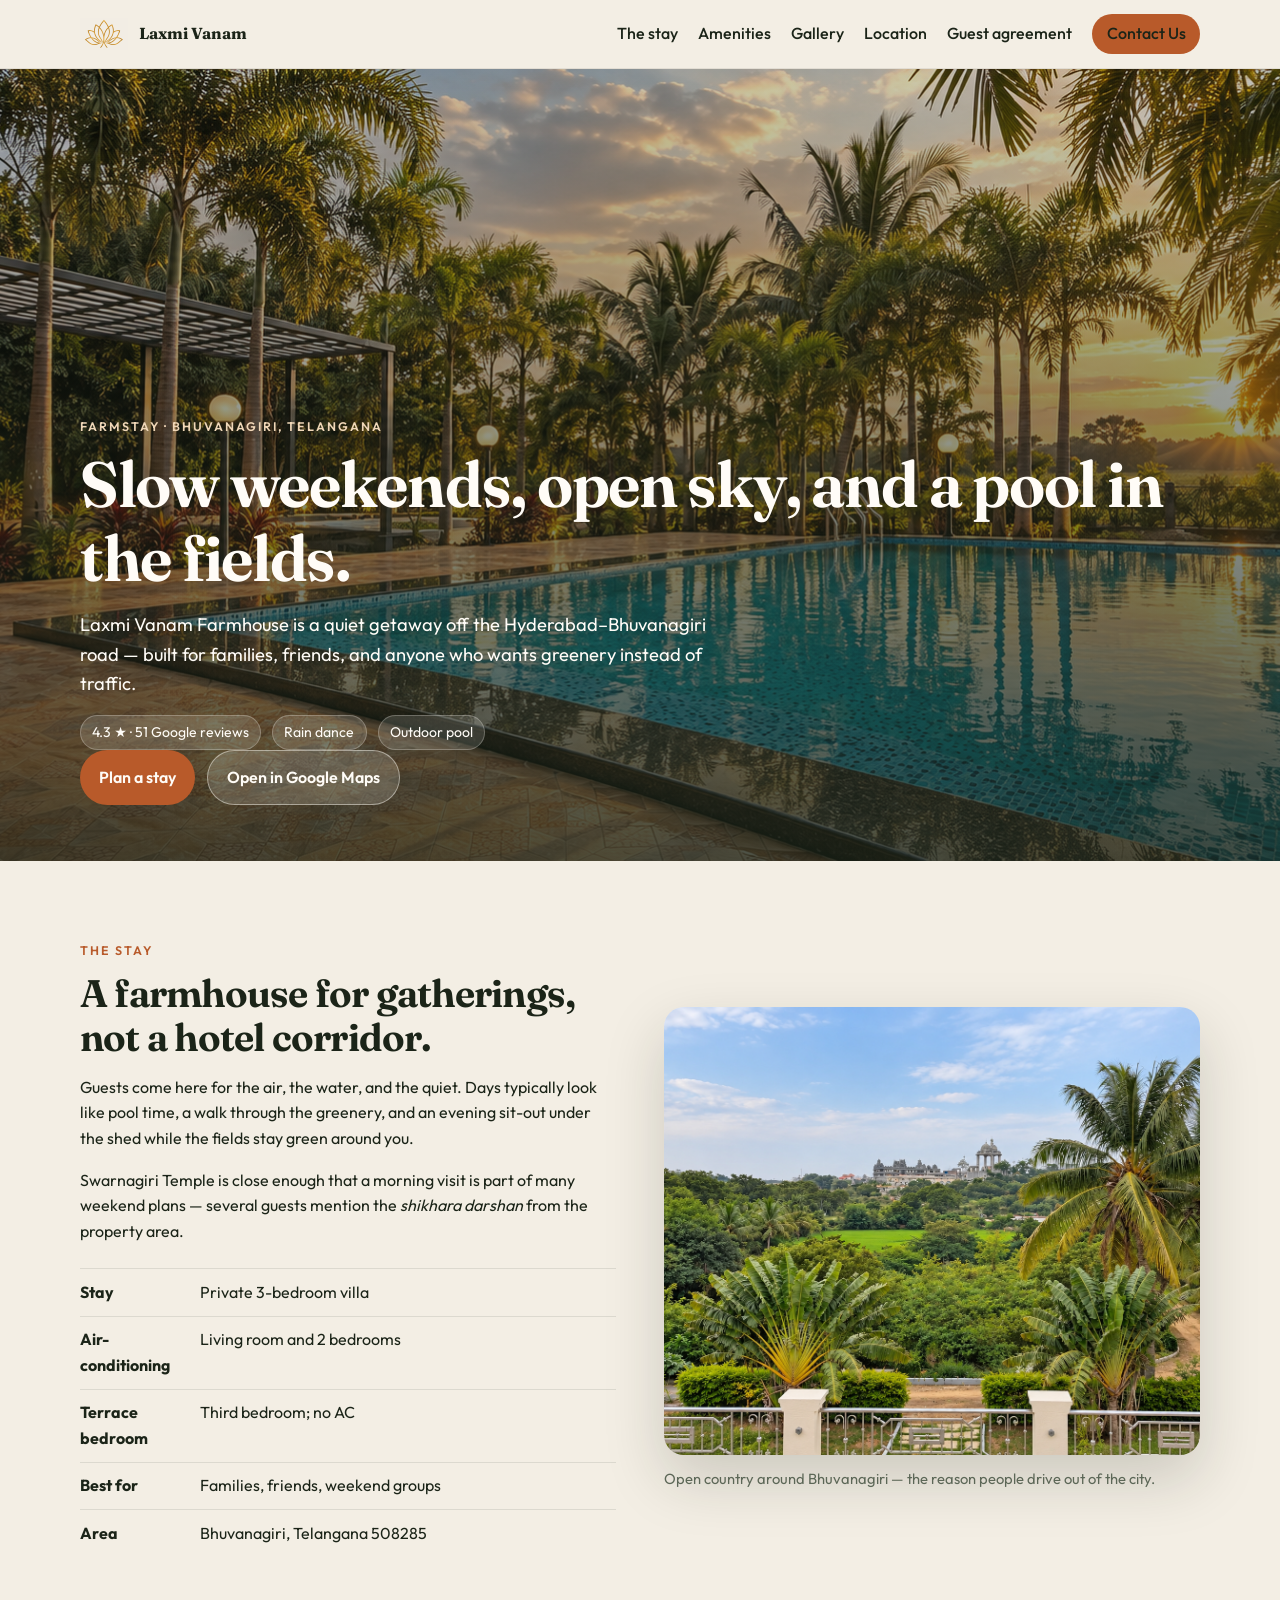
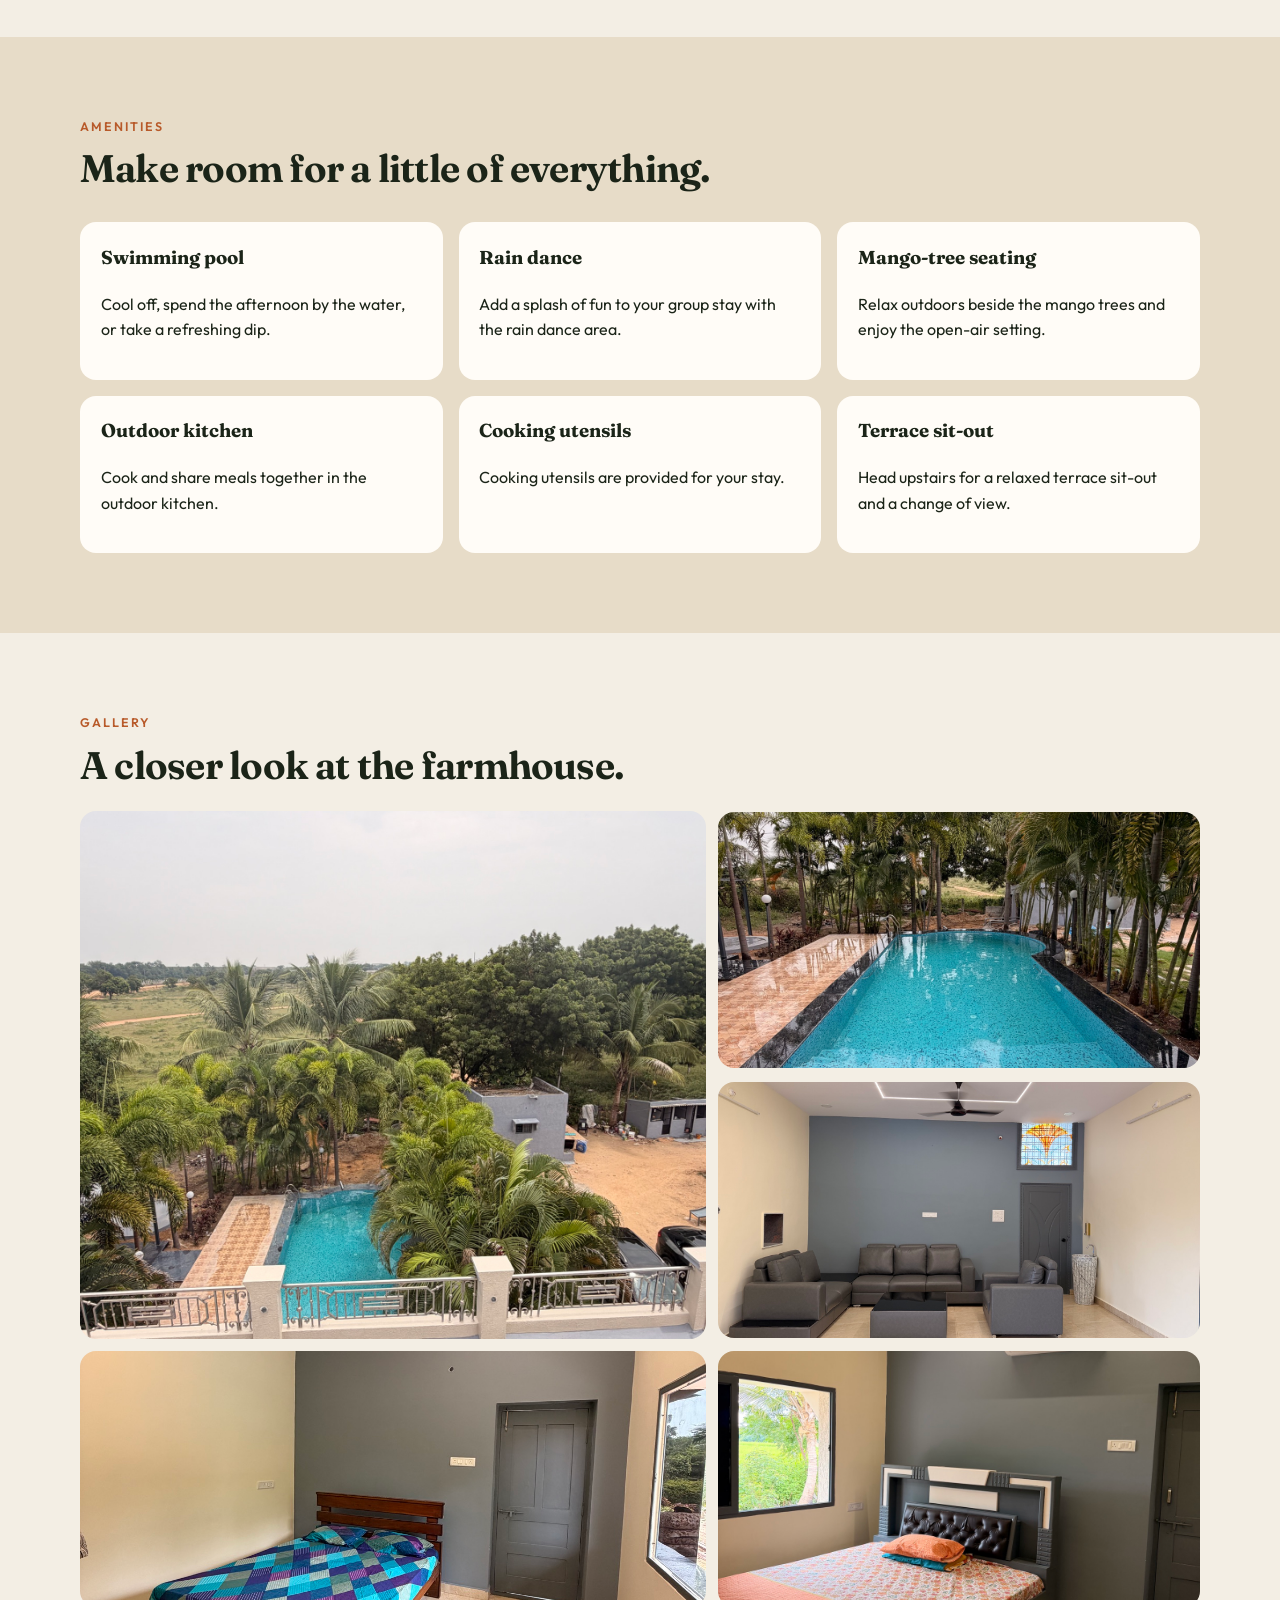
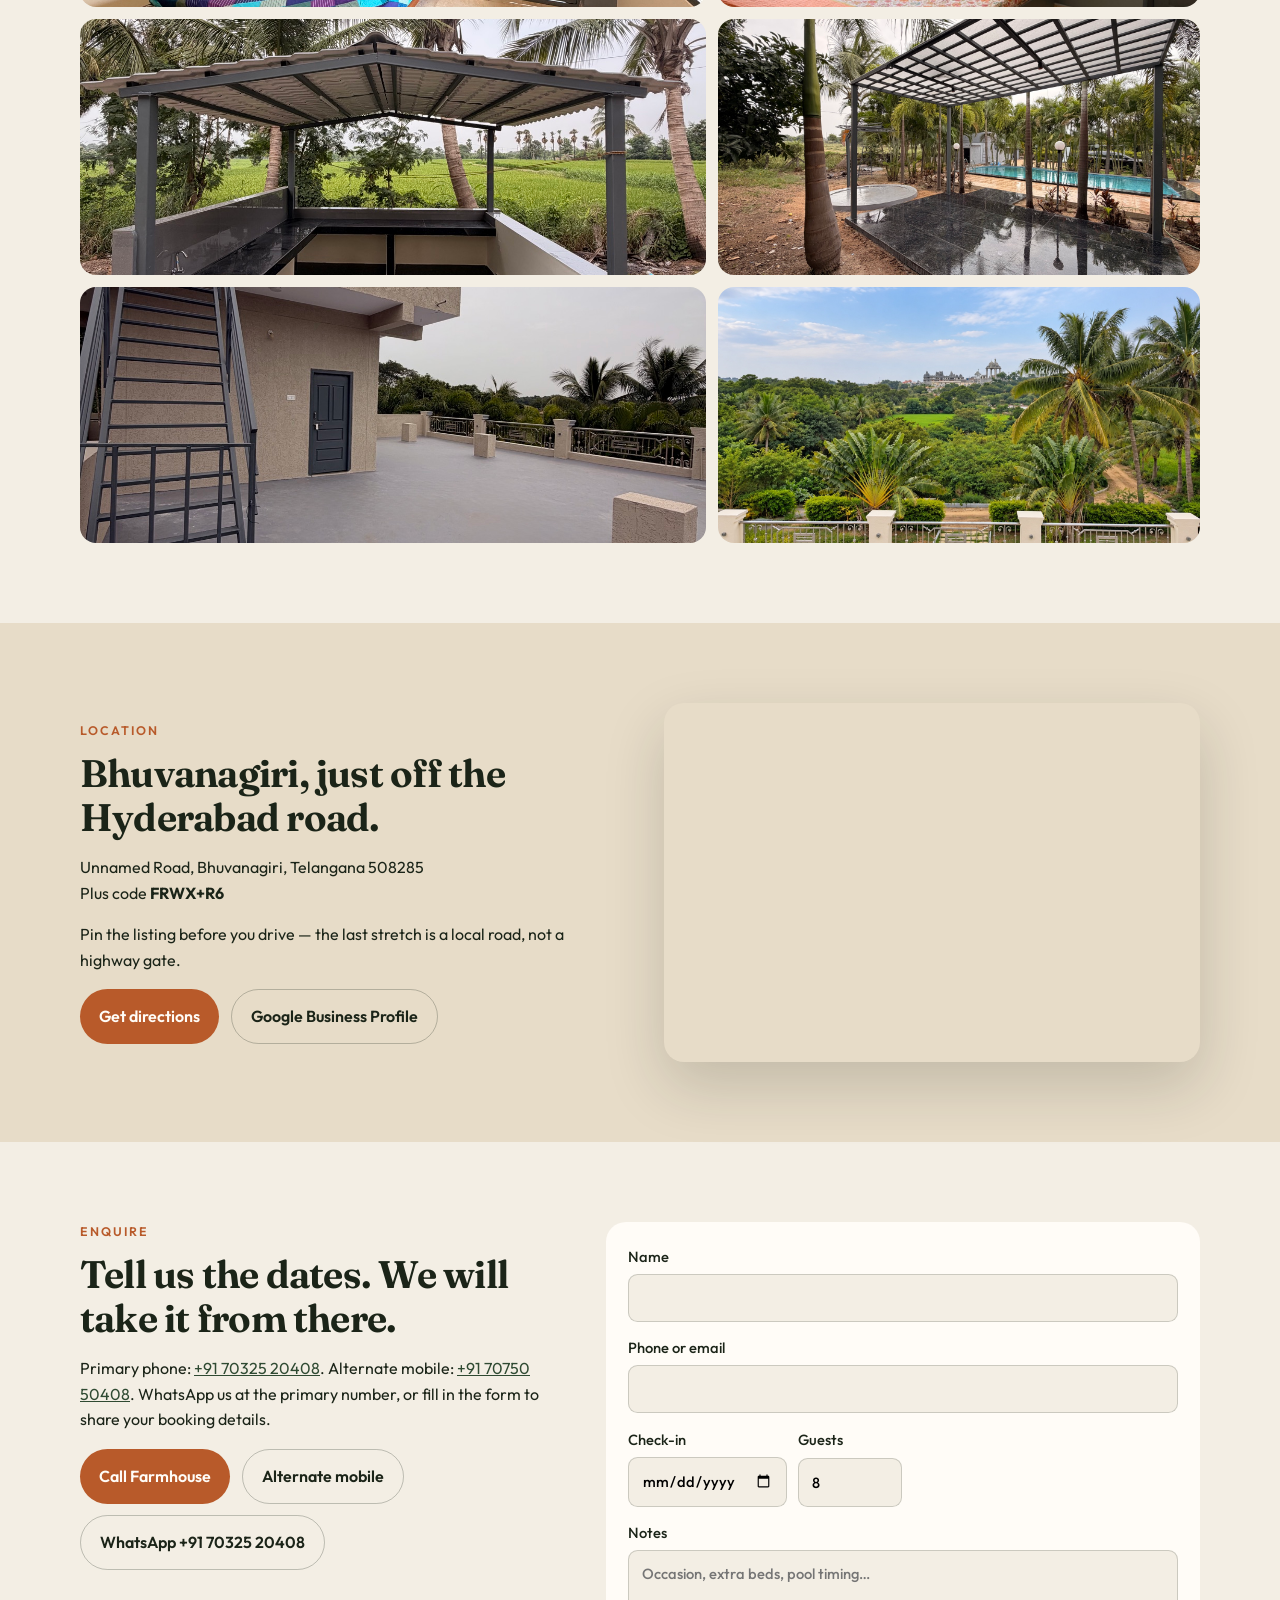
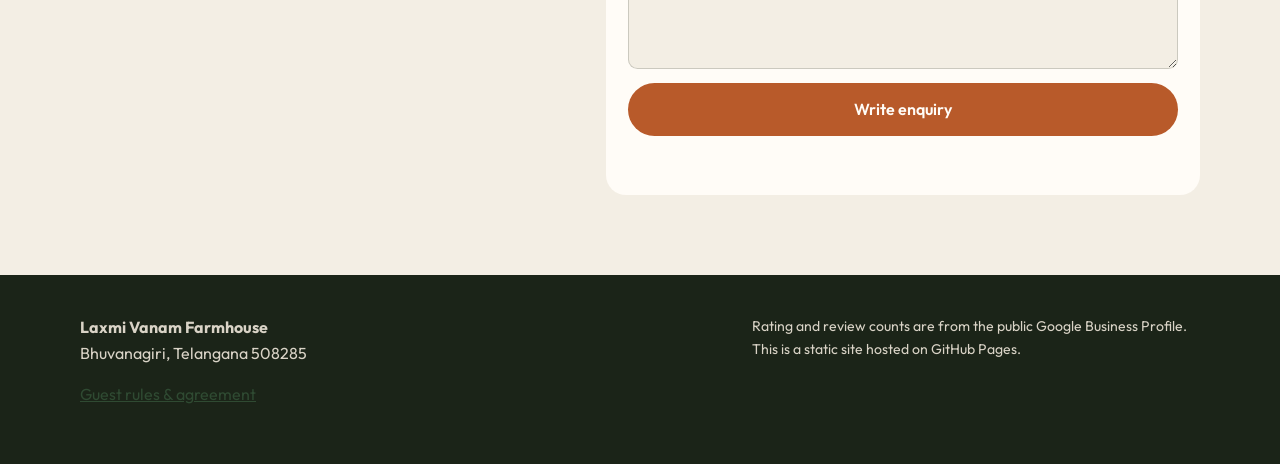
<file: index.html>
<!DOCTYPE html>
<html lang="en">
  <head>
    <meta charset="UTF-8" />
    <meta name="viewport" content="width=device-width, initial-scale=1" />
    <title>Laxmi Vanam Farmhouse | Farmstay in Bhuvanagiri, Telangana</title>
    <meta
      name="description"
      content="Laxmi Vanam Farmhouse is a peaceful farmstay in Bhuvanagiri, Telangana — pool, greenery, and a quiet weekend getaway near Swarnagiri Temple."
    />
    <link rel="canonical" href="https://maps.app.goo.gl/6YfbZ5Ffax4gSoof6" />
    <meta property="og:title" content="Laxmi Vanam Farmhouse" />
    <meta
      property="og:description"
      content="A peaceful farmstay in Bhuvanagiri, Telangana. Pool, greenery, and space for family weekends."
    />
    <meta property="og:type" content="website" />
    <link rel="icon" type="image/png" href="src/favicon-icon.png?v=3" />
    <link rel="preconnect" href="https://fonts.googleapis.com" />
    <link rel="preconnect" href="https://fonts.gstatic.com" crossorigin />
    <link
      href="https://fonts.googleapis.com/css2?family=Fraunces:opsz,wght@9..144,500;9..144,650;9..144,700&family=Outfit:wght@400;500;600&display=swap"
      rel="stylesheet"
    />
    <link rel="stylesheet" href="css/styles.css?v=3" />
  </head>
  <body>
    <a class="skip-link" href="#main">Skip to content</a>

    <header class="site-header">
      <div class="wrap nav">
        <a class="logo" href="#top">
          <img class="logo-image" src="src/logo1.PNG" alt="" />
          <span>
            <strong>Laxmi Vanam</strong>
          </span>
        </a>
        <button class="nav-toggle" type="button" aria-expanded="false" aria-controls="site-menu">
          Menu
        </button>
        <nav id="site-menu" class="menu" aria-label="Primary">
          <a href="#stay">The stay</a>
          <a href="#amenities">Amenities</a>
          <a href="#gallery">Gallery</a>
          <a href="#location">Location</a>
          <a href="guest-agreement.html">Guest agreement</a>
          <a class="btn btn-small" href="#enquire">Contact Us</a>
        </nav>
      </div>
    </header>

    <main id="main">
      <section class="hero" id="top">
        <div class="hero-media" role="img" aria-label="Swimming pool among palm trees at sunset"></div>
        <div class="hero-copy wrap">
          <p class="eyebrow">Farmstay · Bhuvanagiri, Telangana</p>
          <h1>Slow weekends, open sky, and a pool in the fields.</h1>
          <p class="lede">
            Laxmi Vanam Farmhouse is a quiet getaway off the Hyderabad–Bhuvanagiri road — built for
            families, friends, and anyone who wants greenery instead of traffic.
          </p>
          <div class="hero-meta">
            <span class="pill">4.3 ★ · 51 Google reviews</span>
            <span class="pill">Rain dance</span>
            <span class="pill">Outdoor pool</span>
          </div>
          <div class="hero-actions">
            <a class="btn" href="#enquire">Plan a stay</a>
            <a
              class="btn btn-ghost"
              href="https://maps.app.goo.gl/6YfbZ5Ffax4gSoof6"
              target="_blank"
              rel="noopener noreferrer"
              >Open in Google Maps</a
            >
          </div>
        </div>
      </section>

      <section class="section" id="stay">
        <div class="wrap split">
          <div>
            <p class="eyebrow">The stay</p>
            <h2>A farmhouse for gatherings, not a hotel corridor.</h2>
            <p>
              Guests come here for the air, the water, and the quiet. Days typically look like pool
              time, a walk through the greenery, and an evening sit-out under the shed while the
              fields stay green around you.
            </p>
            <p>
              Swarnagiri Temple is close enough that a morning visit is part of many weekend plans —
              several guests mention the <em>shikhara darshan</em> from the property area.
            </p>
            <ul class="facts">
              <li><strong>Stay</strong> Private 3-bedroom villa</li>
              <li><strong>Air-conditioning</strong> Living room and 2 bedrooms</li>
              <li><strong>Terrace bedroom</strong> Third bedroom; no AC</li>
              <li><strong>Best for</strong> Families, friends, weekend groups</li>
              <li><strong>Area</strong> Bhuvanagiri, Telangana 508285</li>
            </ul>
          </div>
          <figure class="frame">
            <img
              src="src/templeview.PNG"
              alt="Green farmland under a wide sky"
              width="1400"
              height="933"
            />
            <figcaption>Open country around Bhuvanagiri — the reason people drive out of the city.</figcaption>
          </figure>
        </div>
      </section>

      <section class="section tint" id="amenities">
        <div class="wrap">
          <p class="eyebrow">Amenities</p>
          <h2>Make room for a little of everything.</h2>
          <div class="cards">
            <article class="card">
              <h3>Swimming pool</h3>
              <p>Cool off, spend the afternoon by the water, or take a refreshing dip.</p>
            </article>
            <article class="card">
              <h3>Rain dance</h3>
              <p>Add a splash of fun to your group stay with the rain dance area.</p>
            </article>
            <article class="card">
              <h3>Mango-tree seating</h3>
              <p>Relax outdoors beside the mango trees and enjoy the open-air setting.</p>
            </article>
            <article class="card">
              <h3>Outdoor kitchen</h3>
              <p>Cook and share meals together in the outdoor kitchen.</p>
            </article>
            <article class="card">
              <h3>Cooking utensils</h3>
              <p>Cooking utensils are provided for your stay.</p>
            </article>
            <article class="card">
              <h3>Terrace sit-out</h3>
              <p>Head upstairs for a relaxed terrace sit-out and a change of view.</p>
            </article>
          </div>
        </div>
      </section>

      <section class="section" id="gallery">
        <div class="wrap">
          <p class="eyebrow">Gallery</p>
          <h2>A closer look at the farmhouse.</h2>
          <div class="gallery">
            <button type="button" aria-label="Open outdoor area photo" data-full="src/gallery-outdoor-area.jpg">
              <img src="src/gallery-outdoor-area.jpg" alt="Outdoor area at Laxmi Vanam Farmhouse" />
            </button>
            <button type="button" aria-label="Open swimming pool photo" data-full="src/gallery-pool.jpg">
              <img src="src/gallery-pool.jpg" alt="Swimming pool at Laxmi Vanam Farmhouse" />
            </button>
            <button type="button" aria-label="Open living room photo" data-full="src/gallery-livingroom.jpg">
              <img src="src/gallery-livingroom.jpg" alt="Living room at Laxmi Vanam Farmhouse" />
            </button>
            <button type="button" aria-label="Open bedroom photo" data-full="src/gallery-bedroom.jpg">
              <img src="src/gallery-bedroom.jpg" alt="Bedroom at Laxmi Vanam Farmhouse" />
            </button>
            <button type="button" aria-label="Open master bedroom photo" data-full="src/gallery-master-bedroom.jpg">
              <img src="src/gallery-master-bedroom.jpg" alt="Master bedroom at Laxmi Vanam Farmhouse" />
            </button>
            <button type="button" aria-label="Open outdoor kitchen photo" data-full="src/gallery-outdoor-kitchen.jpg">
              <img src="src/gallery-outdoor-kitchen.jpg" alt="Outdoor kitchen at Laxmi Vanam Farmhouse" />
            </button>
            <button type="button" aria-label="Open outdoor seating photo" data-full="src/gallery-outdoor-seating.jpg">
              <img src="src/gallery-outdoor-seating.jpg" alt="Outdoor seating at Laxmi Vanam Farmhouse" />
            </button>
            <button type="button" aria-label="Open terrace photo" data-full="src/gallery-terrace.jpg">
              <img src="src/gallery-terrace.jpg" alt="Terrace sit-out at Laxmi Vanam Farmhouse" />
            </button>
            <button type="button" aria-label="Open temple view photo" data-full="src/gallery-temple-view.jpg">
              <img src="src/gallery-temple-view.jpg" alt="View of Swarnagiri Temple from the farmhouse area" />
            </button>
          </div>
        </div>
      </section>

      <section class="section tint" id="location">
        <div class="wrap split">
          <div>
            <p class="eyebrow">Location</p>
            <h2>Bhuvanagiri, just off the Hyderabad road.</h2>
            <p>
              Unnamed Road, Bhuvanagiri, Telangana 508285<br />
              Plus code <strong>FRWX+R6</strong>
            </p>
            <p>Pin the listing before you drive — the last stretch is a local road, not a highway gate.</p>
            <div class="hero-actions">
              <a
                class="btn"
                href="https://www.google.com/maps/dir/?api=1&destination=17.4970452,78.8480859"
                target="_blank"
                rel="noopener noreferrer"
                >Get directions</a
              >
              <a
                class="btn btn-ghost"
                href="https://maps.app.goo.gl/6YfbZ5Ffax4gSoof6"
                target="_blank"
                rel="noopener noreferrer"
                >Google Business Profile</a
              >
            </div>
          </div>
          <div class="map-frame">
            <iframe
              title="Map of Laxmi Vanam Farmhouse"
              loading="lazy"
              referrerpolicy="no-referrer-when-downgrade"
              src="https://maps.google.com/maps?q=17.4970452,78.8480859&z=15&output=embed"
            ></iframe>
          </div>
        </div>
      </section>

      <section class="section" id="enquire">
        <div class="wrap enquire">
          <div>
            <p class="eyebrow">Enquire</p>
            <h2>Tell us the dates. We will take it from there.</h2>
            <p>
              Primary phone: <a href="tel:+917032520408">+91 70325 20408</a>. Alternate mobile:
              <a href="tel:+917075050408">+91 70750 50408</a>. WhatsApp us at the primary number,
              or fill in the form to share your booking details.
            </p>
            <div class="hero-actions">
              <a class="btn" href="tel:+917032520408">Call Farmhouse</a>
              <a class="btn btn-ghost" href="tel:+917075050408">Alternate mobile</a>
              <a
                class="btn btn-ghost"
                href="https://wa.me/message/DZN66DJIGUWJE1"
                target="_blank"
                rel="noopener noreferrer"
                >WhatsApp +91 70325 20408</a
              >
            </div>
          </div>
          <form class="form" id="enquiry-form">
            <label>
              Name
              <input type="text" name="name" required autocomplete="name" />
            </label>
            <label>
              Phone or email
              <input type="text" name="contact" required autocomplete="tel" />
            </label>
            <div class="form-row">
              <label>
                Check-in
                <input type="date" name="checkin" required />
              </label>
              <label>
                Guests
                <input type="number" name="guests" min="1" max="40" value="8" required />
              </label>
            </div>
            <label>
              Notes
              <textarea name="notes" rows="4" placeholder="Occasion, extra beds, pool timing…"></textarea>
            </label>
            <button class="btn" type="submit">Write enquiry</button>
            <p class="form-status" id="form-status" role="status"></p>
          </form>
        </div>
      </section>
    </main>

    <footer class="site-footer">
      <div class="wrap footer-grid">
        <div>
          <strong>Laxmi Vanam Farmhouse</strong>
          <p>Bhuvanagiri, Telangana 508285</p>
          <p><a href="guest-agreement.html">Guest rules &amp; agreement</a></p>
        </div>
        <p class="fine">
          Rating and review counts are from the public Google Business Profile. This is a static
          site hosted on GitHub Pages.
        </p>
      </div>
    </footer>

    <dialog class="lightbox" id="lightbox">
      <button type="button" class="lightbox-close" aria-label="Close">Close</button>
      <img alt="" />
    </dialog>

    <script src="js/main.js"></script>
  </body>
</html>
</file>
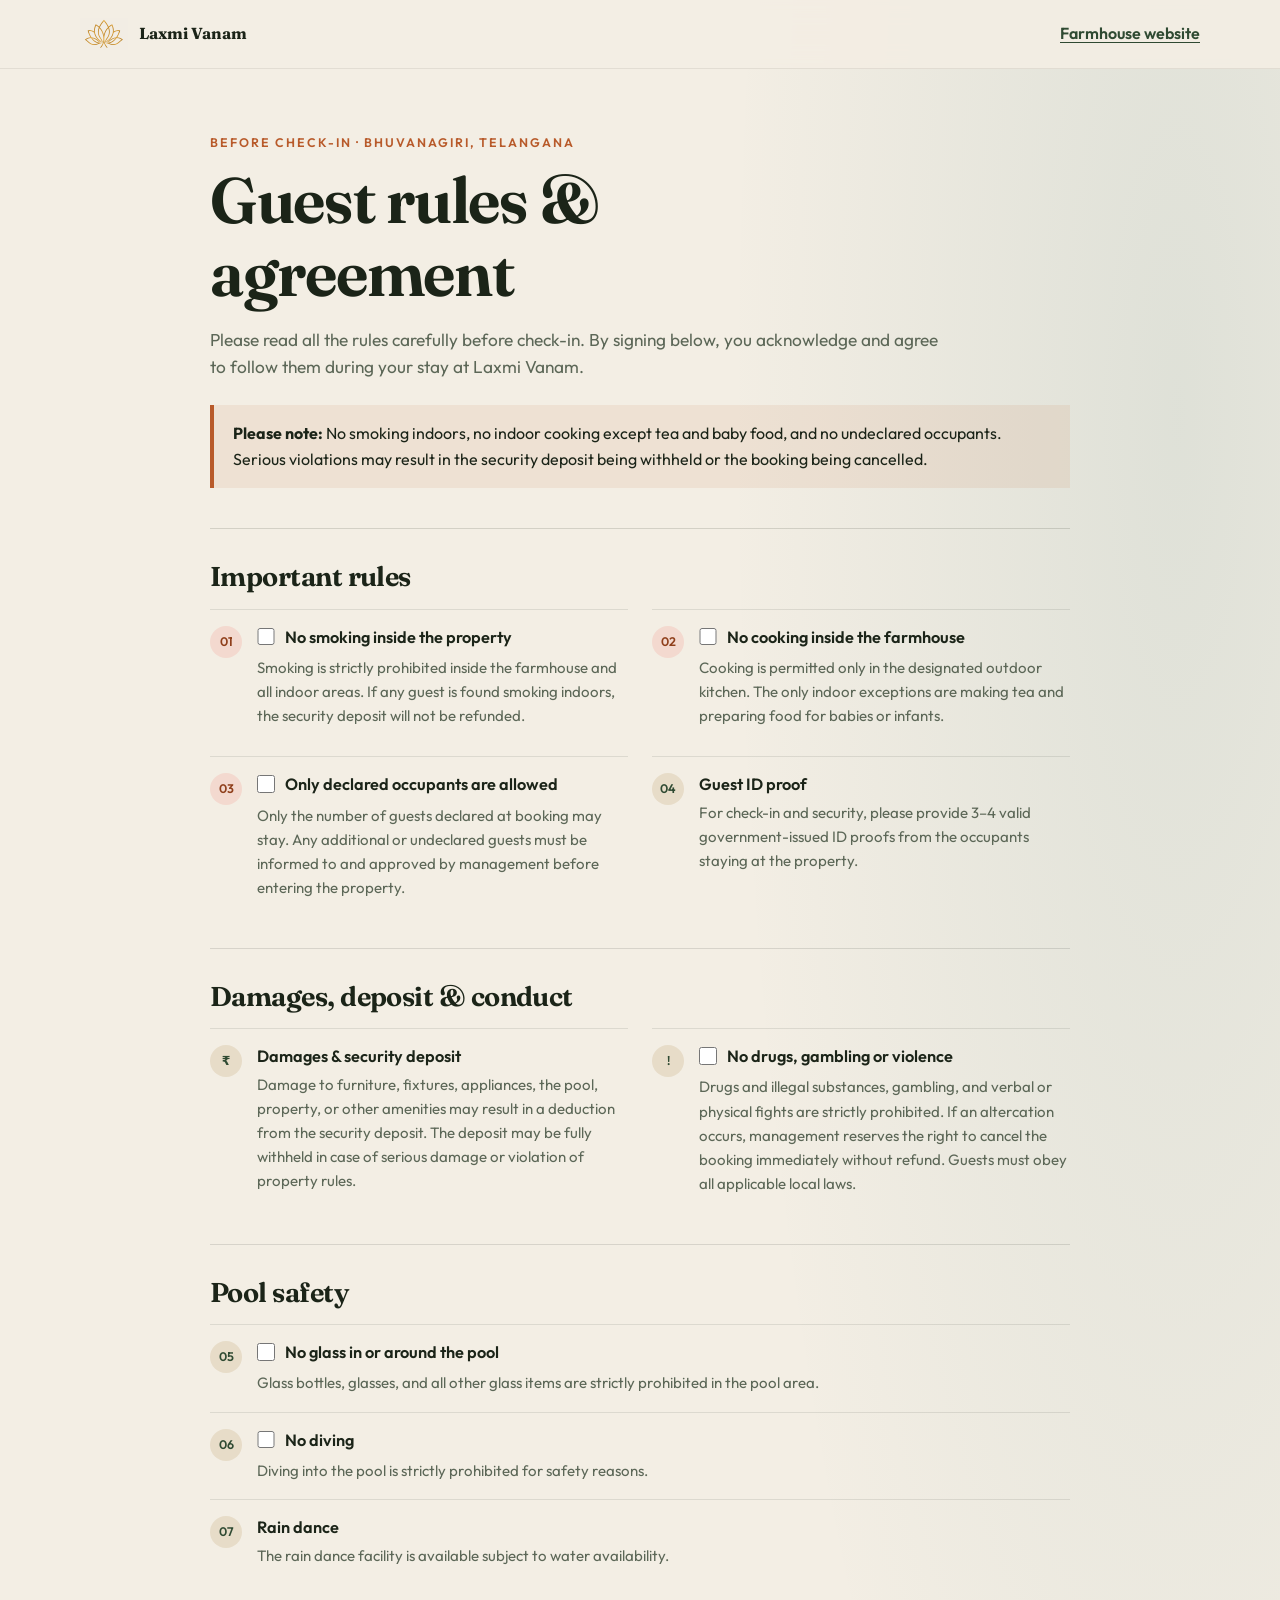
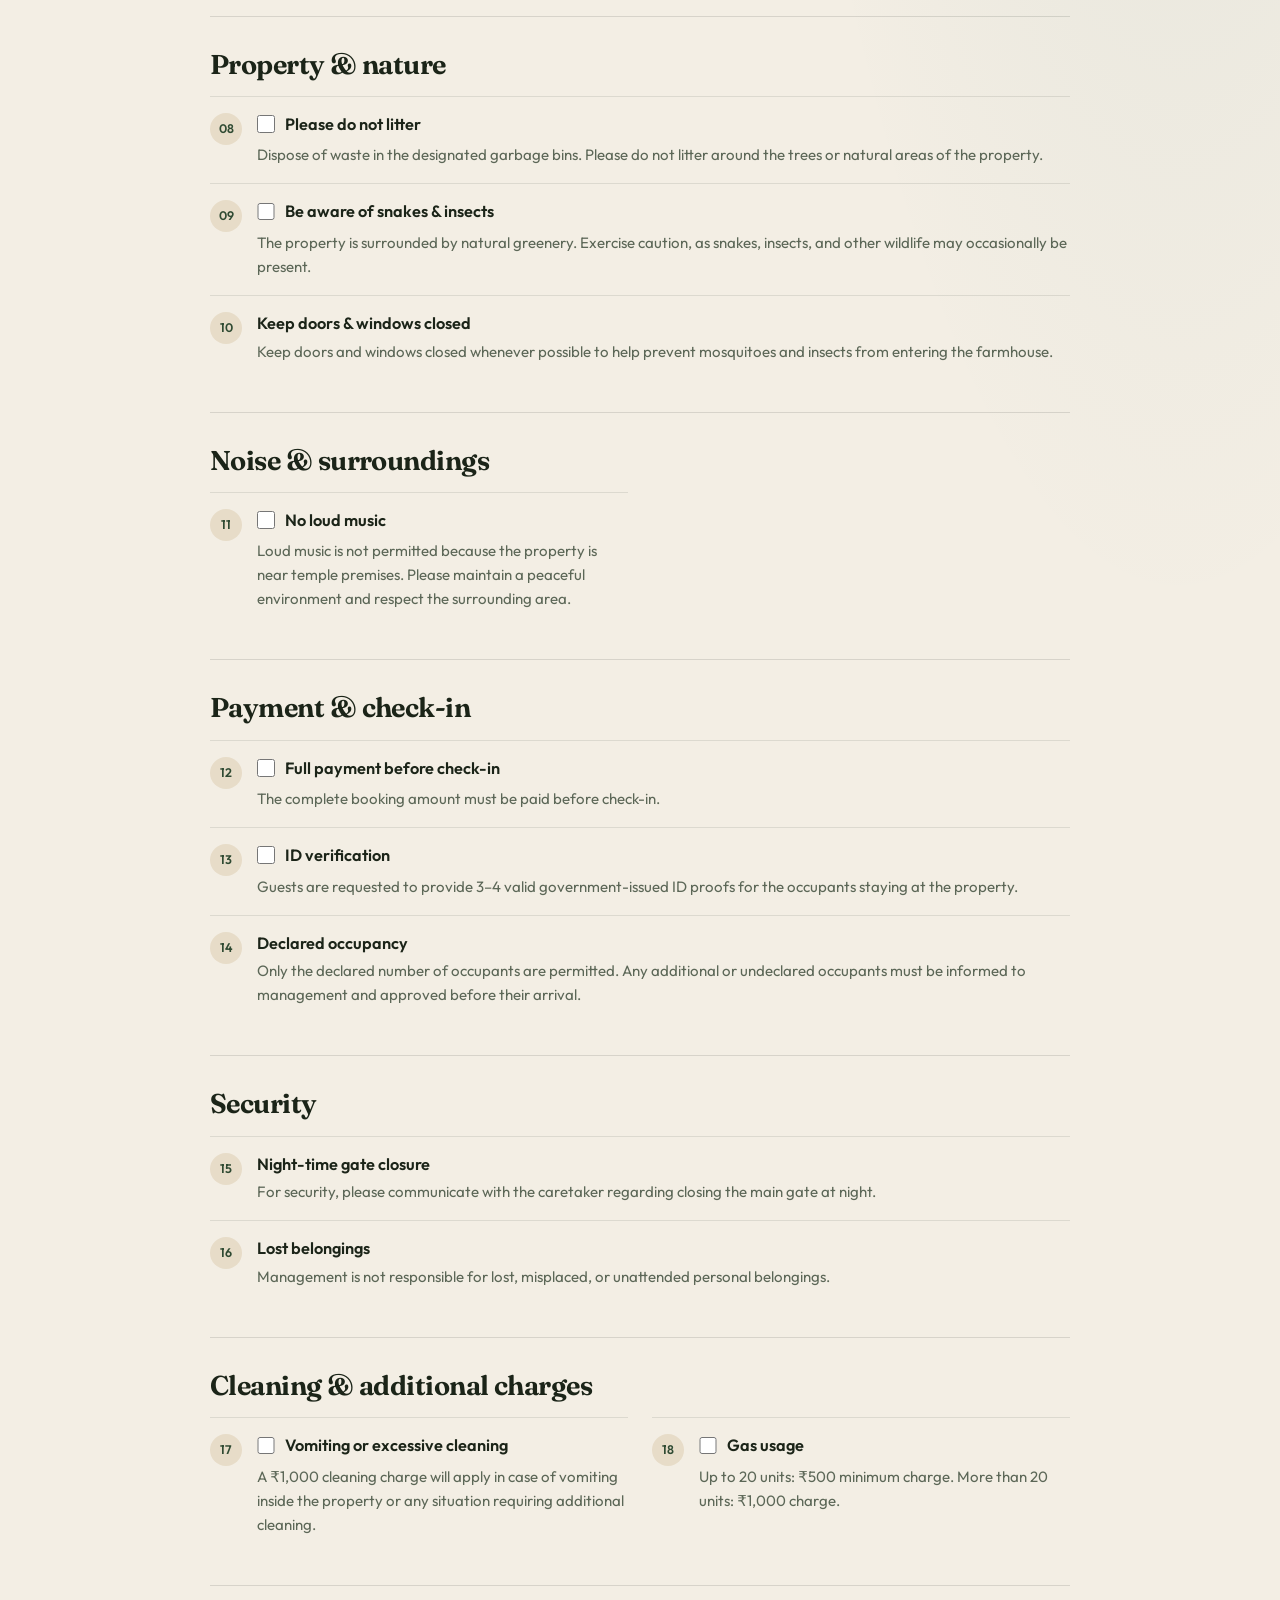
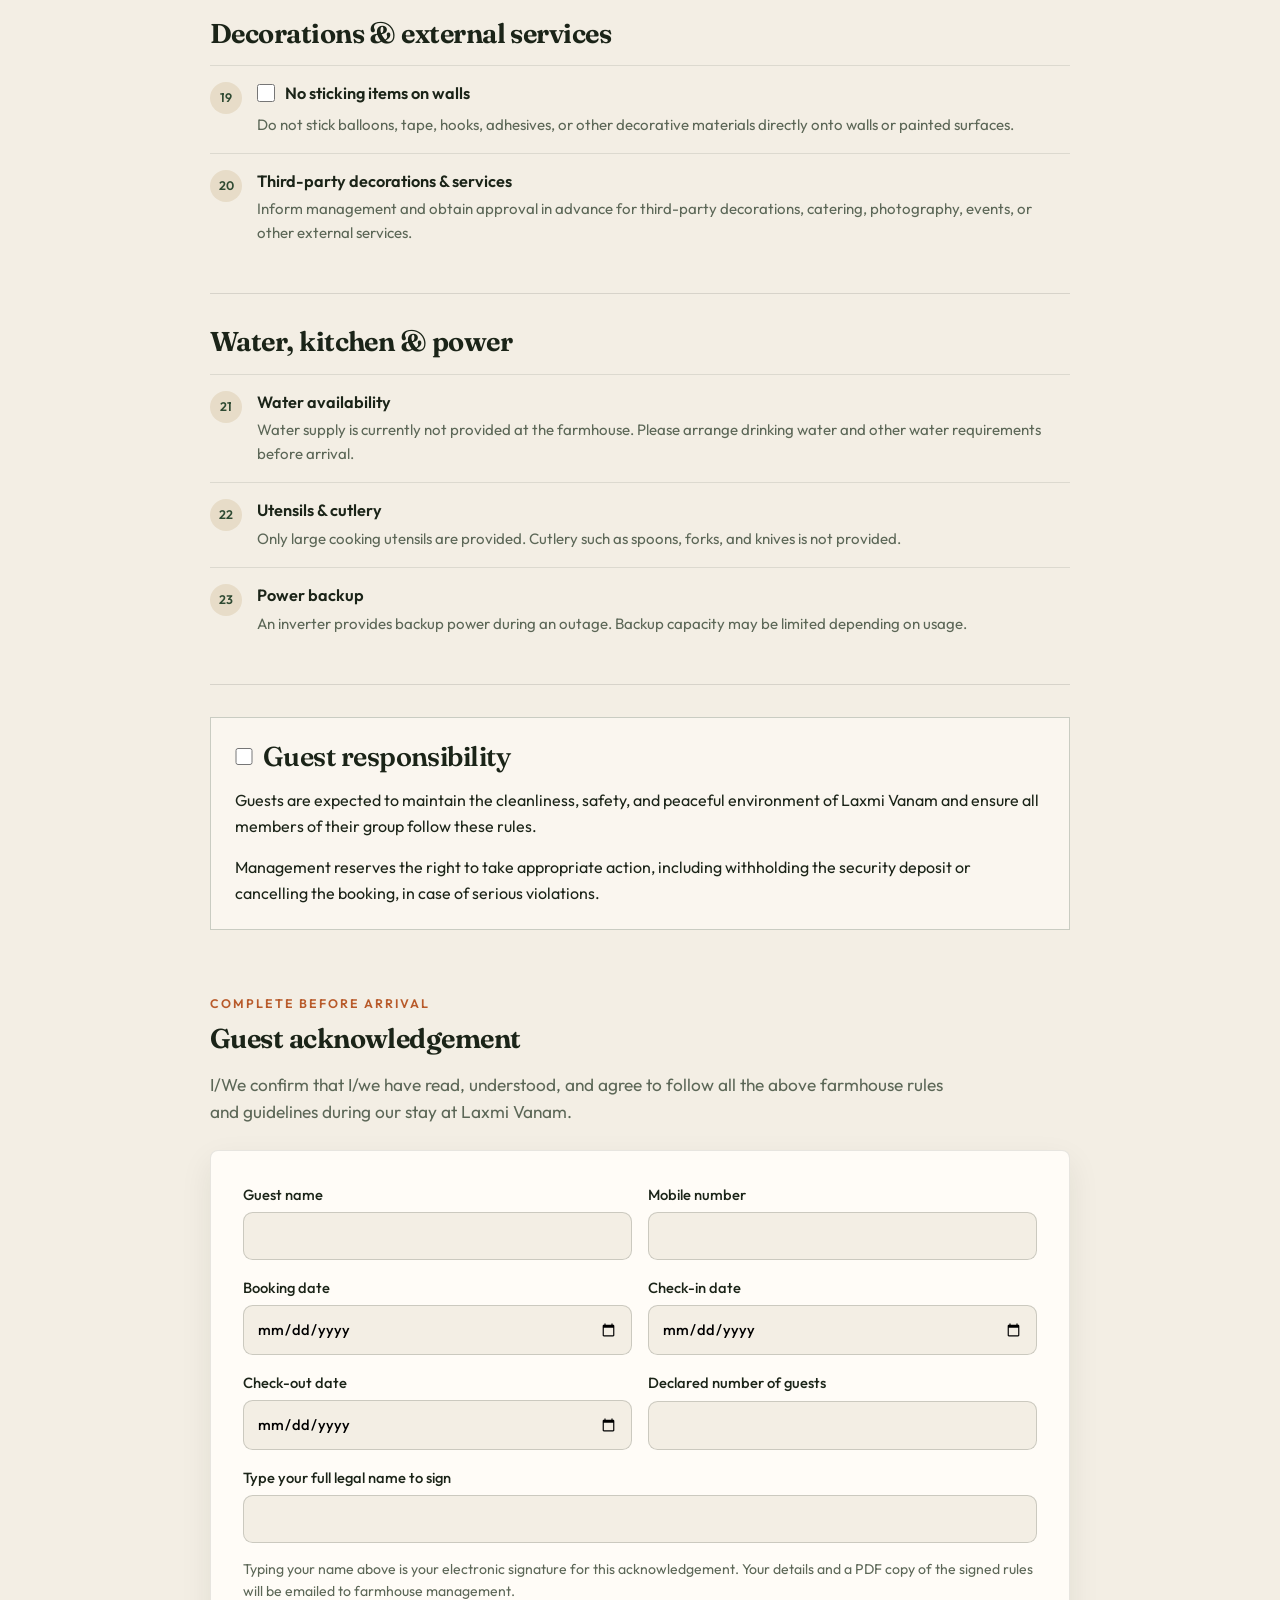
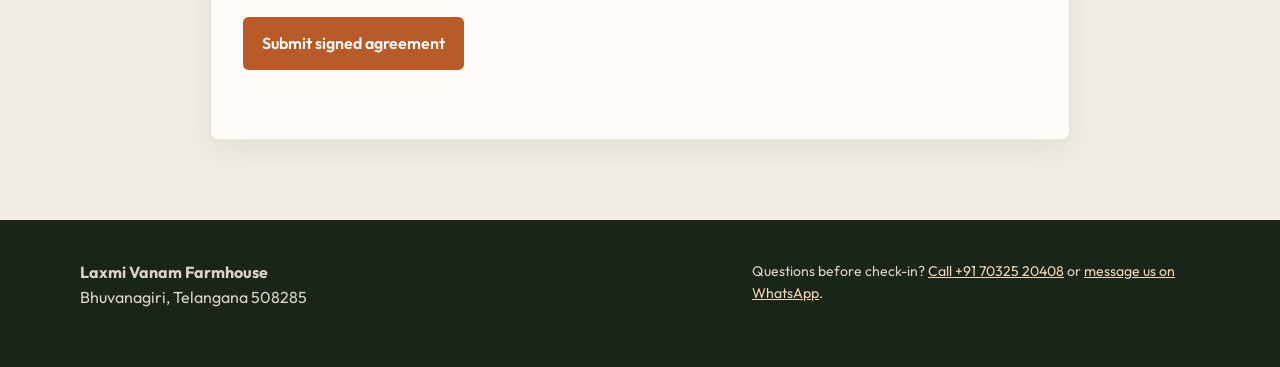
<file: guest-agreement.html>
<!DOCTYPE html>
<html lang="en">
  <head>
    <meta charset="UTF-8" />
    <meta name="viewport" content="width=device-width, initial-scale=1" />
    <meta
      name="description"
      content="Read the Laxmi Vanam Farmhouse guest rules and submit your stay acknowledgement before check-in."
    />
    <title>Guest Rules &amp; Agreement | Laxmi Vanam Farmhouse</title>
    <link rel="canonical" href="https://laxmivanam.in/guest-agreement.html" />
    <link rel="icon" type="image/png" href="src/favicon-icon.png?v=3" />
    <link rel="preconnect" href="https://fonts.googleapis.com" />
    <link rel="preconnect" href="https://fonts.gstatic.com" crossorigin />
    <link
      href="https://fonts.googleapis.com/css2?family=Fraunces:opsz,wght@9..144,500;9..144,650;9..144,700&family=Outfit:wght@400;500;600&display=swap"
      rel="stylesheet"
    />
    <link rel="stylesheet" href="css/styles.css?v=3" />
  </head>
  <body class="agreement-page">
    <a class="skip-link" href="#main">Skip to content</a>

    <header class="site-header">
      <div class="wrap nav agreement-nav">
        <a class="logo" href="index.html">
          <img class="logo-image" src="src/logo1.PNG" alt="" />
          <span><strong>Laxmi Vanam</strong></span>
        </a>
        <a class="agreement-home" href="index.html">Farmhouse website</a>
      </div>
    </header>

    <main id="main" class="agreement-main">
      <div class="wrap agreement-wrap">
        <header class="agreement-intro">
          <p class="eyebrow">Before check-in · Bhuvanagiri, Telangana</p>
          <h1>Guest rules &amp; agreement</h1>
          <p class="agreement-lede">
            Please read all the rules carefully before check-in. By signing below, you acknowledge
            and agree to follow them during your stay at Laxmi Vanam.
          </p>
          <p class="agreement-alert">
            <strong>Please note:</strong> No smoking indoors, no indoor cooking except tea and baby
            food, and no undeclared occupants. Serious violations may result in the security deposit
            being withheld or the booking being cancelled.
          </p>
        </header>

        <section class="rules-section" aria-labelledby="important-rules">
          <h2 id="important-rules">Important rules</h2>
          <div class="rule-list">
            <article class="rule rule-critical">
              <span class="rule-number">01</span>
              <div>
                <h3><label class="rule-acknowledgement"><input type="checkbox" form="agreement-form" name="ack_no_smoking" value="Yes" required /><strong>No smoking inside the property</strong></label></h3>
                <p>Smoking is strictly prohibited inside the farmhouse and all indoor areas. If any guest is found smoking indoors, the security deposit will not be refunded.</p>
              </div>
            </article>
            <article class="rule rule-critical">
              <span class="rule-number">02</span>
              <div>
                <h3><label class="rule-acknowledgement"><input type="checkbox" form="agreement-form" name="ack_no_cooking" value="Yes" required /><strong>No cooking inside the farmhouse</strong></label></h3>
                <p>Cooking is permitted only in the designated outdoor kitchen. The only indoor exceptions are making tea and preparing food for babies or infants.</p>
              </div>
            </article>
            <article class="rule rule-critical">
              <span class="rule-number">03</span>
              <div>
                <h3><label class="rule-acknowledgement"><input type="checkbox" form="agreement-form" name="ack_declared_occupants" value="Yes" required /><strong>Only declared occupants are allowed</strong></label></h3>
                <p>Only the number of guests declared at booking may stay. Any additional or undeclared guests must be informed to and approved by management before entering the property.</p>
              </div>
            </article>
            <article class="rule">
              <span class="rule-number">04</span>
              <div>
                <h3>Guest ID proof</h3>
                <p>For check-in and security, please provide 3–4 valid government-issued ID proofs from the occupants staying at the property.</p>
              </div>
            </article>
          </div>
        </section>

        <section class="rules-section" aria-labelledby="deposit-rules">
          <h2 id="deposit-rules">Damages, deposit &amp; conduct</h2>
          <div class="rule-list">
            <article class="rule">
              <span class="rule-mark" aria-hidden="true">₹</span>
              <div>
                <h3>Damages &amp; security deposit</h3>
                <p>Damage to furniture, fixtures, appliances, the pool, property, or other amenities may result in a deduction from the security deposit. The deposit may be fully withheld in case of serious damage or violation of property rules.</p>
              </div>
            </article>
            <article class="rule">
              <span class="rule-mark" aria-hidden="true">!</span>
              <div>
                <h3><label class="rule-acknowledgement"><input type="checkbox" form="agreement-form" name="ack_no_drugs_gambling_violence" value="Yes" required /><strong>No drugs, gambling or violence</strong></label></h3>
                <p>Drugs and illegal substances, gambling, and verbal or physical fights are strictly prohibited. If an altercation occurs, management reserves the right to cancel the booking immediately without refund. Guests must obey all applicable local laws.</p>
              </div>
            </article>
          </div>
        </section>

        <section class="rules-section" aria-labelledby="pool-rules">
          <h2 id="pool-rules">Pool safety</h2>
          <div class="rule-list rule-list-compact">
            <article class="rule"><span class="rule-number">05</span><div><h3><label class="rule-acknowledgement"><input type="checkbox" form="agreement-form" name="ack_no_glass_pool" value="Yes" required /><strong>No glass in or around the pool</strong></label></h3><p>Glass bottles, glasses, and all other glass items are strictly prohibited in the pool area.</p></div></article>
            <article class="rule"><span class="rule-number">06</span><div><h3><label class="rule-acknowledgement"><input type="checkbox" form="agreement-form" name="ack_no_diving" value="Yes" required /><strong>No diving</strong></label></h3><p>Diving into the pool is strictly prohibited for safety reasons.</p></div></article>
            <article class="rule"><span class="rule-number">07</span><div><h3>Rain dance</h3><p>The rain dance facility is available subject to water availability.</p></div></article>
          </div>
        </section>

        <section class="rules-section" aria-labelledby="property-rules">
          <h2 id="property-rules">Property &amp; nature</h2>
          <div class="rule-list rule-list-compact">
            <article class="rule"><span class="rule-number">08</span><div><h3><label class="rule-acknowledgement"><input type="checkbox" form="agreement-form" name="ack_no_littering" value="Yes" required /><strong>Please do not litter</strong></label></h3><p>Dispose of waste in the designated garbage bins. Please do not litter around the trees or natural areas of the property.</p></div></article>
            <article class="rule"><span class="rule-number">09</span><div><h3><label class="rule-acknowledgement"><input type="checkbox" form="agreement-form" name="ack_wildlife_caution" value="Yes" required /><strong>Be aware of snakes &amp; insects</strong></label></h3><p>The property is surrounded by natural greenery. Exercise caution, as snakes, insects, and other wildlife may occasionally be present.</p></div></article>
            <article class="rule"><span class="rule-number">10</span><div><h3>Keep doors &amp; windows closed</h3><p>Keep doors and windows closed whenever possible to help prevent mosquitoes and insects from entering the farmhouse.</p></div></article>
          </div>
        </section>

        <section class="rules-section" aria-labelledby="noise-rules">
          <h2 id="noise-rules">Noise &amp; surroundings</h2>
          <div class="rule-list">
            <article class="rule"><span class="rule-number">11</span><div><h3><label class="rule-acknowledgement"><input type="checkbox" form="agreement-form" name="ack_no_loud_music" value="Yes" required /><strong>No loud music</strong></label></h3><p>Loud music is not permitted because the property is near temple premises. Please maintain a peaceful environment and respect the surrounding area.</p></div></article>
          </div>
        </section>

        <section class="rules-section" aria-labelledby="checkin-rules">
          <h2 id="checkin-rules">Payment &amp; check-in</h2>
          <div class="rule-list rule-list-compact">
            <article class="rule"><span class="rule-number">12</span><div><h3><label class="rule-acknowledgement"><input type="checkbox" form="agreement-form" name="ack_full_payment" value="Yes" required /><strong>Full payment before check-in</strong></label></h3><p>The complete booking amount must be paid before check-in.</p></div></article>
            <article class="rule"><span class="rule-number">13</span><div><h3><label class="rule-acknowledgement"><input type="checkbox" form="agreement-form" name="ack_id_verification" value="Yes" required /><strong>ID verification</strong></label></h3><p>Guests are requested to provide 3–4 valid government-issued ID proofs for the occupants staying at the property.</p></div></article>
            <article class="rule"><span class="rule-number">14</span><div><h3>Declared occupancy</h3><p>Only the declared number of occupants are permitted. Any additional or undeclared occupants must be informed to management and approved before their arrival.</p></div></article>
          </div>
        </section>

        <section class="rules-section" aria-labelledby="security-rules">
          <h2 id="security-rules">Security</h2>
          <div class="rule-list rule-list-compact">
            <article class="rule"><span class="rule-number">15</span><div><h3>Night-time gate closure</h3><p>For security, please communicate with the caretaker regarding closing the main gate at night.</p></div></article>
            <article class="rule"><span class="rule-number">16</span><div><h3>Lost belongings</h3><p>Management is not responsible for lost, misplaced, or unattended personal belongings.</p></div></article>
          </div>
        </section>

        <section class="rules-section" aria-labelledby="charges-rules">
          <h2 id="charges-rules">Cleaning &amp; additional charges</h2>
          <div class="rule-list">
            <article class="rule"><span class="rule-number">17</span><div><h3><label class="rule-acknowledgement"><input type="checkbox" form="agreement-form" name="ack_cleaning_charge" value="Yes" required /><strong>Vomiting or excessive cleaning</strong></label></h3><p>A ₹1,000 cleaning charge will apply in case of vomiting inside the property or any situation requiring additional cleaning.</p></div></article>
            <article class="rule"><span class="rule-number">18</span><div><h3><label class="rule-acknowledgement"><input type="checkbox" form="agreement-form" name="ack_gas_usage" value="Yes" required /><strong>Gas usage</strong></label></h3><p>Up to 20 units: ₹500 minimum charge. More than 20 units: ₹1,000 charge.</p></div></article>
          </div>
        </section>

        <section class="rules-section" aria-labelledby="services-rules">
          <h2 id="services-rules">Decorations &amp; external services</h2>
          <div class="rule-list rule-list-compact">
            <article class="rule"><span class="rule-number">19</span><div><h3><label class="rule-acknowledgement"><input type="checkbox" form="agreement-form" name="ack_no_wall_stickers" value="Yes" required /><strong>No sticking items on walls</strong></label></h3><p>Do not stick balloons, tape, hooks, adhesives, or other decorative materials directly onto walls or painted surfaces.</p></div></article>
            <article class="rule"><span class="rule-number">20</span><div><h3>Third-party decorations &amp; services</h3><p>Inform management and obtain approval in advance for third-party decorations, catering, photography, events, or other external services.</p></div></article>
          </div>
        </section>

        <section class="rules-section" aria-labelledby="water-rules">
          <h2 id="water-rules">Water, kitchen &amp; power</h2>
          <div class="rule-list rule-list-compact">
            <article class="rule"><span class="rule-number">21</span><div><h3>Water availability</h3><p>Water supply is currently not provided at the farmhouse. Please arrange drinking water and other water requirements before arrival.</p></div></article>
            <article class="rule"><span class="rule-number">22</span><div><h3>Utensils &amp; cutlery</h3><p>Only large cooking utensils are provided. Cutlery such as spoons, forks, and knives is not provided.</p></div></article>
            <article class="rule"><span class="rule-number">23</span><div><h3>Power backup</h3><p>An inverter provides backup power during an outage. Backup capacity may be limited depending on usage.</p></div></article>
          </div>
        </section>

        <aside class="responsibility-note">
          <h2><label class="rule-acknowledgement"><input type="checkbox" form="agreement-form" name="ack_guest_responsibility" value="Yes" required /><strong>Guest responsibility</strong></label></h2>
          <p>Guests are expected to maintain the cleanliness, safety, and peaceful environment of Laxmi Vanam and ensure all members of their group follow these rules.</p>
          <p>Management reserves the right to take appropriate action, including withholding the security deposit or cancelling the booking, in case of serious violations.</p>
        </aside>

        <section class="agreement-sign" aria-labelledby="sign-heading">
          <p class="eyebrow">Complete before arrival</p>
          <h2 id="sign-heading">Guest acknowledgement</h2>
          <p class="agreement-lede">I/We confirm that I/we have read, understood, and agree to follow all the above farmhouse rules and guidelines during our stay at Laxmi Vanam.</p>

          <form
            class="form agreement-form"
            id="agreement-form"
            action="https://formsubmit.co/laxmifarmstays@gmail.com"
            method="POST"
            enctype="multipart/form-data"
          >
            <input type="hidden" name="_subject" id="agreement-subject" />
            <input type="hidden" name="_next" id="agreement-next" />
            <input type="hidden" name="_template" value="basic" />
            <input type="hidden" name="_captcha" value="false" />
            <input type="hidden" name="message" id="agreement-email-message" />
            <input type="file" name="attachment" id="agreement-pdf" accept="application/pdf" hidden />
            <div class="agreement-fields">
              <label>Guest name<input type="text" name="guest_name" autocomplete="name" required /></label>
              <label>Mobile number<input type="tel" name="mobile" autocomplete="tel" inputmode="tel" required /></label>
              <label>Booking date<input type="date" name="booking_date" required /></label>
              <label>Check-in date<input type="date" name="checkin_date" required /></label>
              <label>Check-out date<input type="date" name="checkout_date" required /></label>
              <label>Declared number of guests<input type="number" name="declared_guests" min="1" max="40" inputmode="numeric" required /></label>
              <label class="signature-field">Type your full legal name to sign<input type="text" name="guest_signature" autocomplete="name" required /></label>
            </div>
            <p class="signature-note">Typing your name above is your electronic signature for this acknowledgement. Your details and a PDF copy of the signed rules will be emailed to farmhouse management.</p>
            <button class="btn" type="submit">Submit signed agreement</button>
            <p class="form-status" id="agreement-status" role="status" aria-live="polite"></p>
          </form>
        </section>
      </div>
    </main>

    <footer class="site-footer">
      <div class="wrap footer-grid">
        <div><strong>Laxmi Vanam Farmhouse</strong><p>Bhuvanagiri, Telangana 508285</p></div>
        <p class="fine">Questions before check-in? <a href="tel:+917032520408">Call +91 70325 20408</a> or <a href="https://wa.me/917032520408" target="_blank" rel="noopener noreferrer">message us on WhatsApp</a>.</p>
      </div>
    </footer>
    <script src="js/guest-agreement.js"></script>
  </body>
</html>
</file>
<file: css/styles.css>
:root {
  --ink: #1b2418;
  --muted: #5c6757;
  --paper: #f3eee4;
  --sand: #e7dcc8;
  --leaf: #2f4a32;
  --terracotta: #b85a2a;
  --terracotta-dark: #8f3f1b;
  --pool: #2b6b6a;
  --white: #fffcf7;
  --shadow: 0 24px 60px rgba(27, 36, 24, 0.18);
}

*,
*::before,
*::after {
  box-sizing: border-box;
}

html {
  scroll-behavior: smooth;
}

body {
  margin: 0;
  font-family: Outfit, system-ui, sans-serif;
  color: var(--ink);
  background: var(--paper);
  line-height: 1.6;
}

img {
  max-width: 100%;
  display: block;
}

h1,
h2,
h3,
.logo strong,
.logo-mark {
  font-family: Fraunces, Georgia, serif;
}

h1,
h2 {
  line-height: 1.15;
  font-weight: 650;
  letter-spacing: -0.02em;
}

h1 {
  font-size: clamp(2.4rem, 5vw, 4.4rem);
  margin: 0 0 1rem;
}

h2 {
  font-size: clamp(1.8rem, 3vw, 2.6rem);
  margin: 0 0 1rem;
}

p {
  margin: 0 0 1rem;
}

a {
  color: var(--leaf);
}

.skip-link {
  position: absolute;
  left: 1rem;
  top: -4rem;
  background: var(--ink);
  color: var(--white);
  padding: 0.5rem 0.8rem;
  z-index: 20;
}

.skip-link:focus {
  top: 1rem;
}

.wrap {
  width: min(1120px, calc(100% - 2rem));
  margin-inline: auto;
}

.site-header {
  position: sticky;
  top: 0;
  z-index: 10;
  background: rgba(243, 238, 228, 0.9);
  backdrop-filter: blur(14px);
  border-bottom: 1px solid rgba(27, 36, 24, 0.08);
}

.nav {
  display: flex;
  align-items: center;
  justify-content: space-between;
  gap: 1rem;
  min-height: 4.25rem;
}

.logo {
  display: flex;
  align-items: center;
  gap: 0.7rem;
  text-decoration: none;
  color: inherit;
}

.logo-image {
  width: 3rem;
  height: 2rem;
  flex: 0 0 auto;
  object-fit: contain;
  mix-blend-mode: multiply;
}

.logo small {
  display: block;
  font-size: 0.75rem;
  color: var(--muted);
}

.menu {
  display: flex;
  align-items: center;
  gap: 1.25rem;
}

.menu a {
  text-decoration: none;
  color: inherit;
  font-weight: 500;
}

.nav-toggle {
  display: none;
  border: 1px solid var(--ink);
  background: transparent;
  padding: 0.4rem 0.7rem;
  font: inherit;
}

.btn {
  display: inline-flex;
  align-items: center;
  justify-content: center;
  background: var(--terracotta);
  color: var(--white);
  text-decoration: none;
  border: 0;
  padding: 0.85rem 1.2rem;
  font: inherit;
  font-weight: 600;
  cursor: pointer;
  border-radius: 999px;
}

.btn:hover {
  background: var(--terracotta-dark);
}

.btn-ghost {
  background: rgba(255, 252, 247, 0.16);
  color: var(--white);
  border: 1px solid rgba(255, 252, 247, 0.45);
}

.btn-ghost:hover {
  background: rgba(255, 252, 247, 0.28);
}

.section .btn-ghost {
  color: var(--ink);
  background: transparent;
  border-color: rgba(27, 36, 24, 0.25);
}

.section .btn-ghost:hover {
  background: var(--paper);
}

.btn-small {
  padding: 0.45rem 0.9rem;
}

.hero {
  position: relative;
  min-height: 88vh;
  display: grid;
  align-items: end;
  color: var(--white);
}

.hero-media {
  position: absolute;
  inset: 0;
  background:
    linear-gradient(180deg, rgba(27, 36, 24, 0.22), rgba(27, 36, 24, 0.78)),
    url("../src/Cover.PNG") center / cover no-repeat;
}

.hero-copy {
  position: relative;
  padding: 4rem 0 3.5rem;
}

.eyebrow {
  text-transform: uppercase;
  letter-spacing: 0.16em;
  font-size: 0.78rem;
  font-weight: 600;
  margin-bottom: 0.6rem;
  color: var(--terracotta);
}

.hero .eyebrow {
  color: #f0d7b8;
}

.lede {
  max-width: 40rem;
  font-size: 1.15rem;
}

.hero-meta,
.hero-actions,
.form-row {
  display: flex;
  flex-wrap: wrap;
  gap: 0.7rem;
}

.pill {
  background: rgba(255, 252, 247, 0.14);
  border: 1px solid rgba(255, 252, 247, 0.25);
  padding: 0.35rem 0.7rem;
  border-radius: 999px;
  font-size: 0.88rem;
}

.section {
  padding: 5rem 0;
}

.tint {
  background: var(--sand);
}

.split {
  display: grid;
  grid-template-columns: 1fr 1fr;
  gap: 3rem;
  align-items: center;
}

.facts {
  list-style: none;
  padding: 0;
  margin: 1.5rem 0 0;
}

.facts li {
  display: grid;
  grid-template-columns: 7rem 1fr;
  gap: 0.5rem;
  padding: 0.65rem 0;
  border-top: 1px solid rgba(27, 36, 24, 0.1);
}

.frame {
  margin: 0;
}

.frame img {
  width: 100%;
  height: 28rem;
  object-fit: cover;
  border-radius: 1.25rem;
  box-shadow: var(--shadow);
}

.frame figcaption {
  margin-top: 0.7rem;
  color: var(--muted);
  font-size: 0.92rem;
}

.cards {
  display: grid;
  grid-template-columns: repeat(3, 1fr);
  gap: 1rem;
  margin-top: 2rem;
}

.card {
  background: var(--white);
  padding: 1.3rem;
  border-radius: 1rem;
}

.card h3 {
  margin-top: 0;
}

.section-note {
  color: var(--muted);
  max-width: 40rem;
}

.gallery {
  display: grid;
  grid-template-columns: 1.3fr 1fr;
  gap: 0.75rem;
  margin-top: 1.5rem;
}

.gallery button {
  padding: 0;
  border: 0;
  background: none;
  cursor: zoom-in;
}

.gallery img {
  width: 100%;
  height: 16rem;
  object-fit: cover;
  border-radius: 1rem;
}

.gallery button:first-child {
  grid-row: span 2;
}

.gallery button:first-child img {
  height: 100%;
  min-height: 33rem;
}

.map-frame {
  min-height: 22rem;
  border-radius: 1.25rem;
  overflow: hidden;
  box-shadow: var(--shadow);
}

.map-frame iframe {
  width: 100%;
  height: 22rem;
  border: 0;
}

.enquire {
  display: grid;
  grid-template-columns: 0.9fr 1.1fr;
  gap: 2.5rem;
}

.form {
  display: grid;
  gap: 0.9rem;
  background: var(--white);
  padding: 1.4rem;
  border-radius: 1.25rem;
}

label {
  display: grid;
  gap: 0.35rem;
  font-weight: 500;
  font-size: 0.92rem;
}

input,
textarea {
  font: inherit;
  padding: 0.7rem 0.8rem;
  border: 1px solid rgba(27, 36, 24, 0.18);
  border-radius: 0.6rem;
  background: var(--paper);
}

.form-status {
  min-height: 1.4rem;
  color: var(--pool);
  margin: 0;
}

.site-footer {
  background: var(--ink);
  color: #d9d3c6;
  padding: 2.5rem 0;
}

.footer-grid {
  display: flex;
  justify-content: space-between;
  gap: 1.5rem;
}

.fine {
  max-width: 28rem;
  font-size: 0.88rem;
}

.lightbox {
  border: 0;
  padding: 0;
  background: rgba(12, 16, 11, 0.92);
  max-width: none;
  width: 100%;
  height: 100%;
}

.lightbox img {
  max-height: 86vh;
  max-width: min(1100px, 92vw);
  margin: 6vh auto 0;
  object-fit: contain;
}

.lightbox-close {
  position: absolute;
  top: 1rem;
  right: 1rem;
  background: var(--white);
  border: 0;
  padding: 0.45rem 0.8rem;
  font: inherit;
  cursor: pointer;
}

.agreement-page {
  background:
    radial-gradient(ellipse at 92% 8%, rgba(43, 107, 106, 0.1), transparent 28rem),
    var(--paper);
}

.agreement-nav {
  min-height: 4.25rem;
}

.agreement-home {
  color: var(--leaf);
  font-weight: 600;
  text-decoration-thickness: 1px;
  text-underline-offset: 0.2em;
}

.agreement-main {
  padding: 3rem 0 5rem;
}

.agreement-wrap {
  max-width: 860px;
}

.agreement-intro {
  padding: 1rem 0 2.5rem;
  border-bottom: 1px solid rgba(27, 36, 24, 0.15);
}

.agreement-intro h1 {
  max-width: 700px;
  font-size: clamp(2.4rem, 5vw, 4rem);
}

.agreement-lede {
  max-width: 46rem;
  color: var(--muted);
  font-size: 1.08rem;
}

.agreement-alert {
  margin: 1.5rem 0 0;
  padding: 1rem 1.2rem;
  border-left: 4px solid var(--terracotta);
  background: rgba(184, 90, 42, 0.09);
}

.rules-section {
  padding: 2rem 0;
  border-bottom: 1px solid rgba(27, 36, 24, 0.13);
}

.rules-section > h2,
.responsibility-note h2,
.agreement-sign h2 {
  font-size: 1.7rem;
  margin: 0 0 1rem;
}

.rule-list {
  display: grid;
  grid-template-columns: repeat(2, minmax(0, 1fr));
  gap: 0.75rem 1.5rem;
}

.rule-list-compact {
  grid-template-columns: 1fr;
  gap: 0;
}

.rule {
  display: grid;
  grid-template-columns: 2.25rem minmax(0, 1fr);
  gap: 0.7rem;
  padding: 1rem 0;
  border-top: 1px solid rgba(27, 36, 24, 0.1);
}

.rule-number,
.rule-mark {
  display: grid;
  place-items: center;
  width: 2rem;
  height: 2rem;
  border-radius: 50%;
  background: var(--sand);
  color: var(--leaf);
  font-size: 0.78rem;
  font-weight: 600;
}

.rule-critical .rule-number {
  background: #f3d9cf;
  color: var(--terracotta-dark);
}

.rule h3 {
  margin: 0 0 0.35rem;
  font-family: Outfit, system-ui, sans-serif;
  font-size: 1.02rem;
  font-weight: 600;
  line-height: 1.35;
}

.rule-acknowledgement {
  display: inline-flex;
  align-items: center;
  gap: 0.65rem;
  cursor: pointer;
  font: inherit;
}

.rule-acknowledgement input {
  appearance: auto;
  flex: 0 0 auto;
  width: 1.1rem;
  height: 1.1rem;
  margin: 0;
  padding: 0;
  border: 0;
  border-radius: 0;
  background: none;
  accent-color: var(--leaf);
}

.rule-acknowledgement strong {
  font-weight: 600;
}

.rule p {
  margin: 0;
  color: var(--muted);
  font-size: 0.94rem;
}

.responsibility-note {
  margin: 2rem 0 3rem;
  padding: 1.4rem 1.5rem;
  border: 1px solid rgba(47, 74, 50, 0.24);
  background: rgba(255, 252, 247, 0.62);
}

.responsibility-note p:last-child {
  margin-bottom: 0;
}

.agreement-sign {
  padding-top: 1rem;
  scroll-margin-top: 5rem;
}

.agreement-form {
  margin-top: 1.5rem;
  padding: clamp(1rem, 4vw, 2rem);
  border: 1px solid rgba(27, 36, 24, 0.1);
  border-radius: 0.5rem;
  box-shadow: 0 12px 32px rgba(27, 36, 24, 0.08);
}

.agreement-fields {
  display: grid;
  grid-template-columns: repeat(2, minmax(0, 1fr));
  gap: 1rem;
}

.agreement-form input:not([type="checkbox"]) {
  width: 100%;
  min-width: 0;
}

.signature-field {
  grid-column: 1 / -1;
}

.agreement-consents {
  display: grid;
  gap: 0.9rem;
  margin: 0.5rem 0 0;
  padding: 1rem;
  border: 1px solid rgba(27, 36, 24, 0.15);
}

.agreement-consents legend {
  padding: 0 0.4rem;
  font-weight: 600;
}

.consent {
  display: grid;
  grid-template-columns: 1.2rem minmax(0, 1fr);
  align-items: start;
  gap: 0.6rem;
  font-size: 0.92rem;
  font-weight: 400;
}

.consent input {
  width: 1.1rem;
  height: 1.1rem;
  margin: 0.2rem 0 0;
  accent-color: var(--leaf);
}

.signature-note {
  margin: 0;
  color: var(--muted);
  font-size: 0.88rem;
}

.agreement-form .btn {
  justify-self: start;
  border-radius: 0.35rem;
}

.agreement-form .btn:disabled {
  opacity: 0.65;
  cursor: wait;
}

.agreement-page .site-footer a {
  color: #f0d7b8;
}

@media (max-width: 900px) {
  .nav-toggle {
    display: inline-flex;
  }

  .menu {
    display: none;
    position: absolute;
    inset: 4.25rem 0 auto;
    background: var(--paper);
    flex-direction: column;
    padding: 1rem;
    border-bottom: 1px solid rgba(27, 36, 24, 0.08);
  }

  .menu.open {
    display: flex;
  }

  .cards {
    grid-template-columns: repeat(2, 1fr);
  }

  .split,
  .enquire,
  .gallery {
    grid-template-columns: 1fr;
  }

  .gallery button:first-child img,
  .frame img {
    height: 18rem;
    min-height: 0;
  }

  .footer-grid {
    flex-direction: column;
  }

  .rule-list {
    grid-template-columns: 1fr;
    gap: 0;
  }
}

@media (max-width: 600px) {
  .cards {
    grid-template-columns: 1fr;
  }

  .agreement-main {
    padding-top: 1.5rem;
  }

  .agreement-fields {
    grid-template-columns: 1fr;
  }

  .signature-field {
    grid-column: auto;
  }

  .agreement-form .btn {
    width: 100%;
  }
}
</file>
